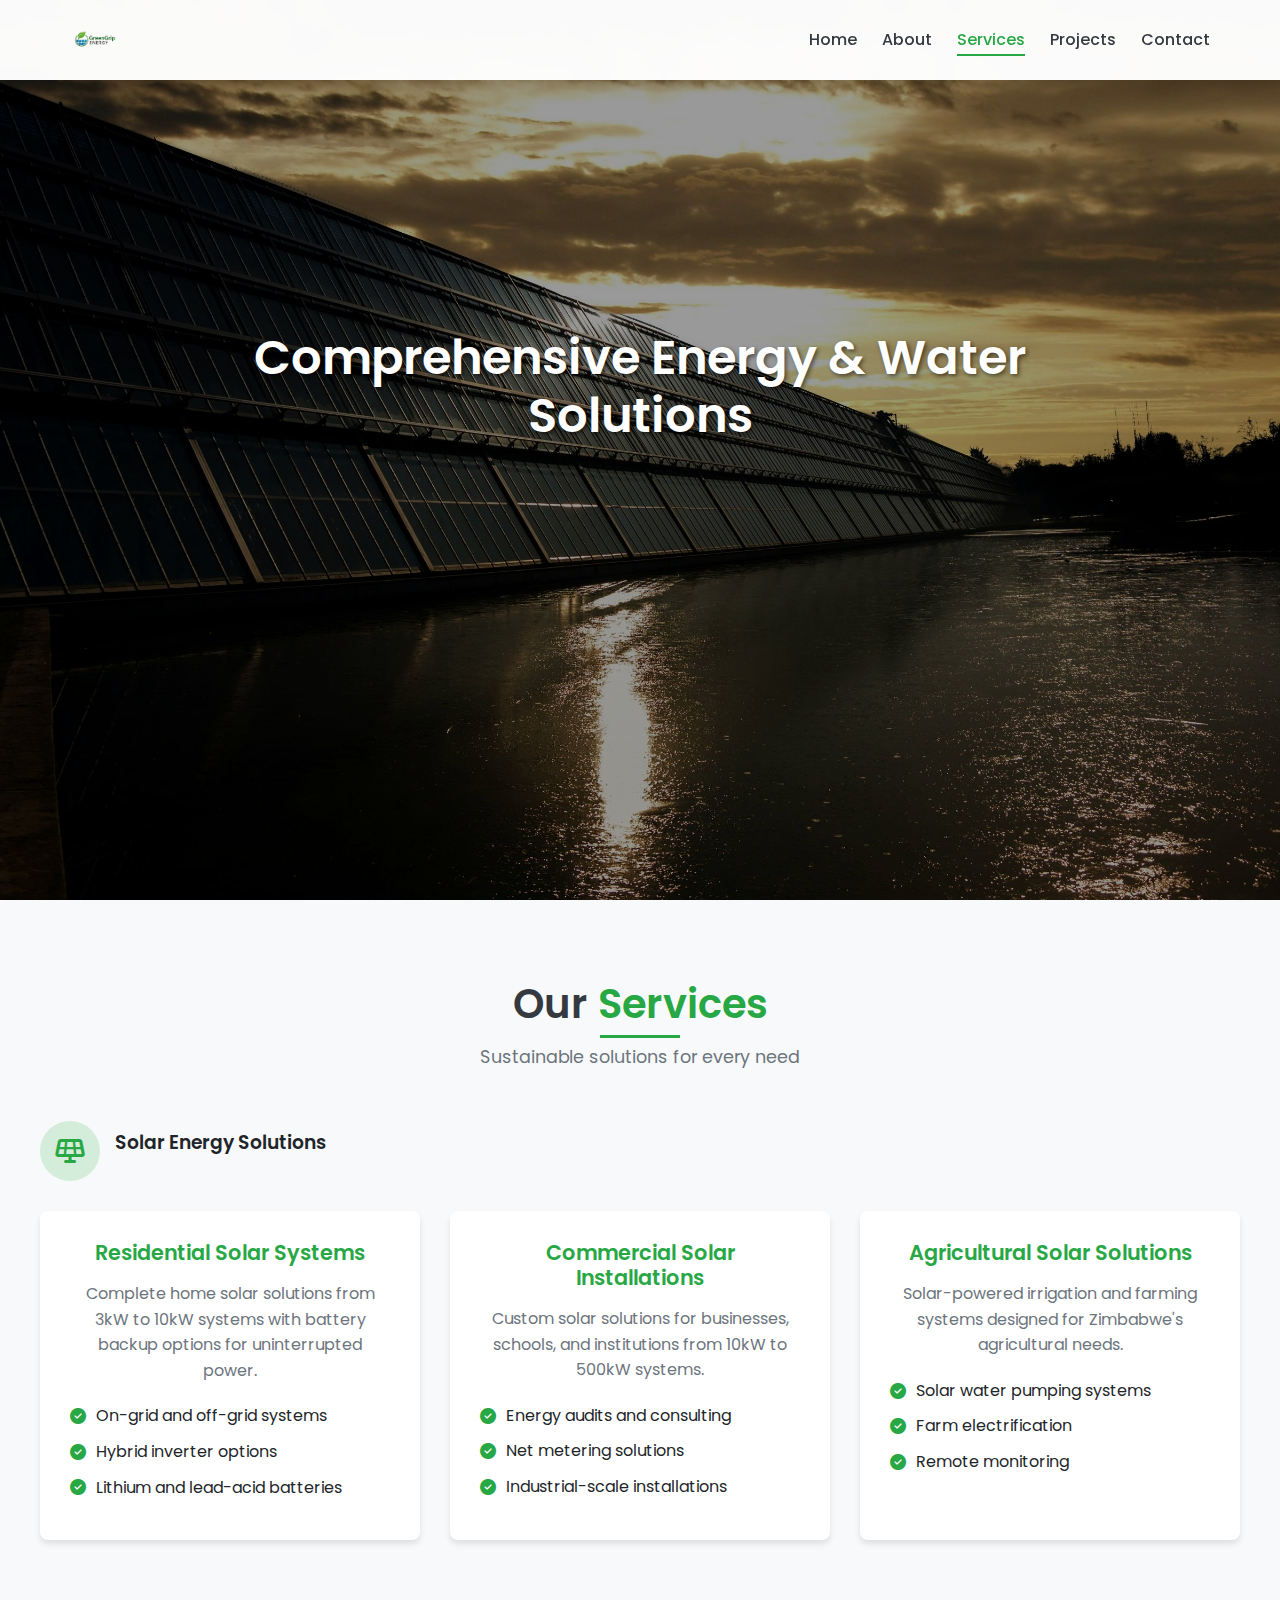
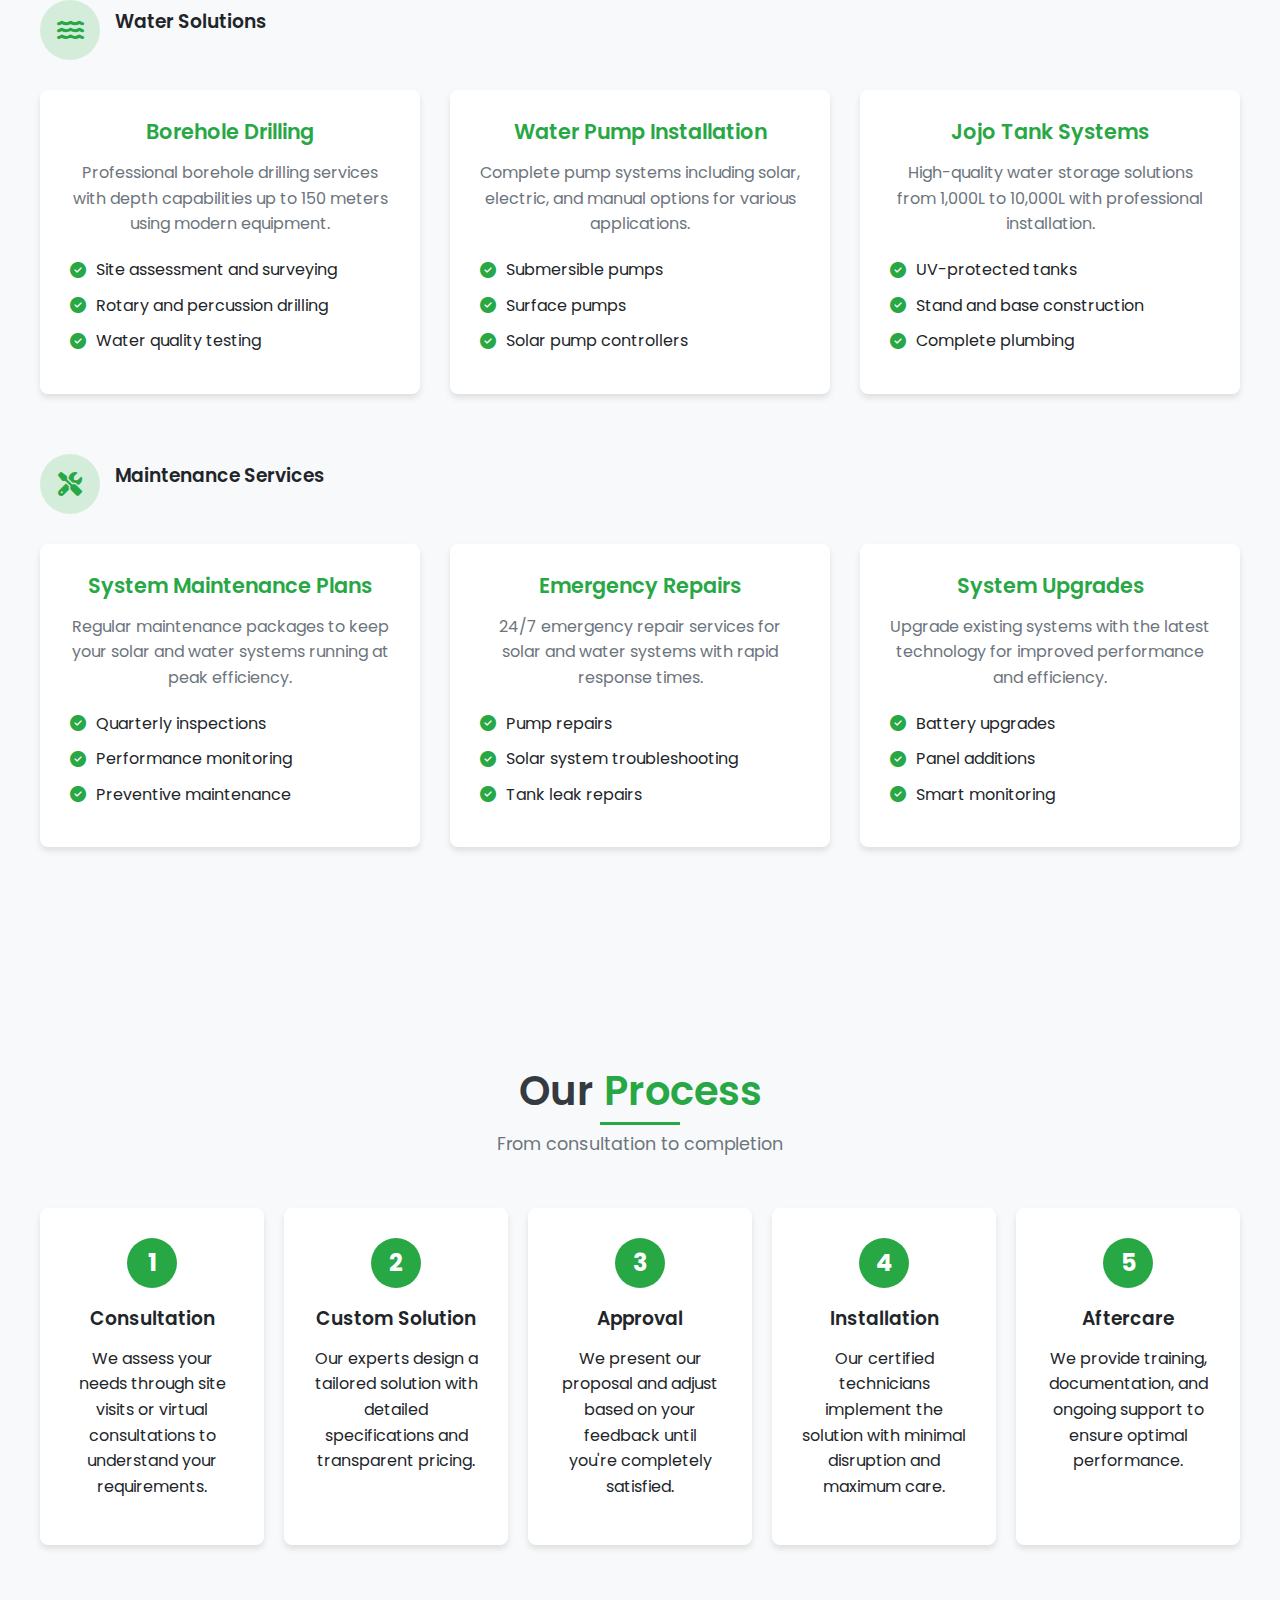
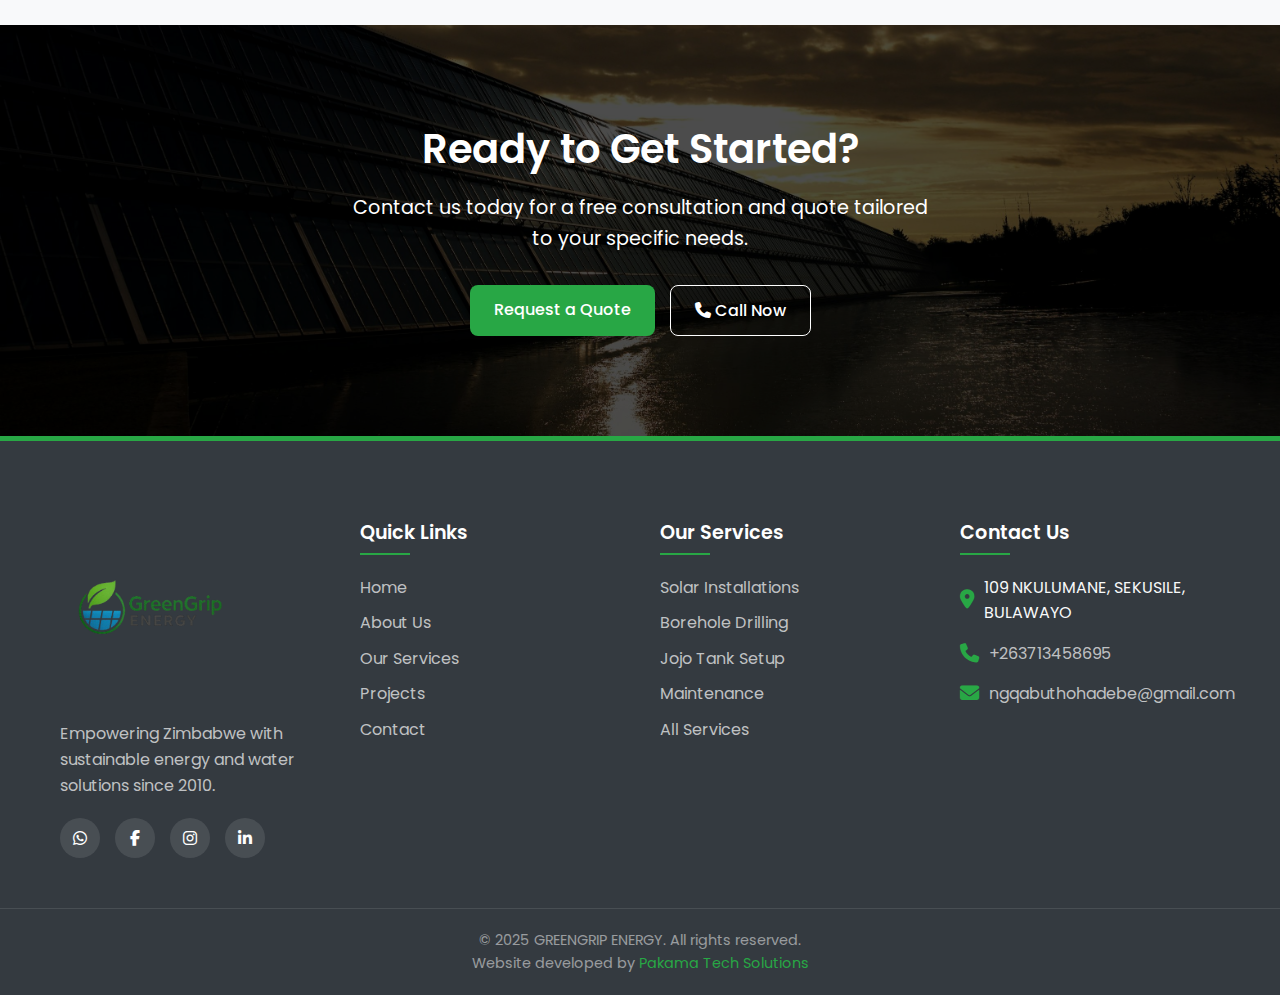
<file: services.html>
<!DOCTYPE html>
<html lang="en">
<head>
  <meta charset="UTF-8" />
  <meta name="viewport" content="width=device-width, initial-scale=1.0" />
  <meta name="description" content="Discover Greengrip Energy's comprehensive services including solar installations, borehole drilling, and water storage solutions">
  <title>Our Services | Greengrip Energy</title>
  <link rel="stylesheet" href="styles/style.css" />
  <link rel="stylesheet" href="https://cdnjs.cloudflare.com/ajax/libs/font-awesome/6.5.0/css/all.min.css" />
  <link rel="preconnect" href="https://fonts.googleapis.com">
  <link rel="preconnect" href="https://fonts.gstatic.com" crossorigin>
  <link href="https://fonts.googleapis.com/css2?family=Poppins:wght@300;400;500;600;700&display=swap" rel="stylesheet">
</head>
<body>
  <!-- Navbar -->
  <nav class="navbar">
    <div class="nav-container">
      <a href="index.html" class="nav-logo-link">
        <img src="images/logo.png" class="nav-logo" alt="Greengrip Energy" />
      </a>
      <div class="nav-toggle" onclick="toggleMenu()" aria-label="Toggle navigation"><i class="fas fa-bars"></i></div>
      <ul class="nav-links" id="nav-links">
        <li><a href="index.html">Home</a></li>
        <li><a href="about.html">About</a></li>
        <li><a href="services.html" class="active">Services</a></li>
        <li><a href="projects.html">Projects</a></li>
        <li><a href="contact.html">Contact</a></li>
      </ul>
    </div>
  </nav>

  <!-- Services Header -->
  <header class="hero">
    <div class="slideshow-container">
      <div class="slide fade" style="display: block;">
        <img src="images/pexels-pixabay-371917.jpg" alt="Greengrip Energy Services" />
        <div class="slide-overlay"></div>
        <div class="slide-content">
          <h1>Comprehensive Energy & Water Solutions</h1>
          <p>Tailored services for residential, commercial, and agricultural needs</p>
        </div>
      </div>
    </div>
  </header>

  <!-- Services Section -->
  <section class="section services" id="services">
    <div class="section-header">
      <h2 class="section-title">Our <span>Services</span></h2>
      <p class="section-subtitle">Sustainable solutions for every need</p>
    </div>

    <!-- Solar Services -->
    <div class="service-category" id="solar">
      <div class="service-category-header">
        <div class="service-category-icon">
          <i class="fas fa-solar-panel"></i>
        </div>
        <h3>Solar Energy Solutions</h3>
      </div>
      <div class="services-grid">
        <div class="service-box">
          <h4>Residential Solar Systems</h4>
          <p>Complete home solar solutions from 3kW to 10kW systems with battery backup options for uninterrupted power.</p>
          <ul class="service-features">
            <li><i class="fas fa-check-circle"></i> On-grid and off-grid systems</li>
            <li><i class="fas fa-check-circle"></i> Hybrid inverter options</li>
            <li><i class="fas fa-check-circle"></i> Lithium and lead-acid batteries</li>
          </ul>
        </div>
        <div class="service-box">
          <h4>Commercial Solar Installations</h4>
          <p>Custom solar solutions for businesses, schools, and institutions from 10kW to 500kW systems.</p>
          <ul class="service-features">
            <li><i class="fas fa-check-circle"></i> Energy audits and consulting</li>
            <li><i class="fas fa-check-circle"></i> Net metering solutions</li>
            <li><i class="fas fa-check-circle"></i> Industrial-scale installations</li>
          </ul>
        </div>
        <div class="service-box">
          <h4>Agricultural Solar Solutions</h4>
          <p>Solar-powered irrigation and farming systems designed for Zimbabwe's agricultural needs.</p>
          <ul class="service-features">
            <li><i class="fas fa-check-circle"></i> Solar water pumping systems</li>
            <li><i class="fas fa-check-circle"></i> Farm electrification</li>
            <li><i class="fas fa-check-circle"></i> Remote monitoring</li>
          </ul>
        </div>
      </div>
    </div>

    <!-- Water Services -->
    <div class="service-category" id="borehole">
      <div class="service-category-header">
        <div class="service-category-icon">
          <i class="fas fa-water"></i>
        </div>
        <h3>Water Solutions</h3>
      </div>
      <div class="services-grid">
        <div class="service-box">
          <h4>Borehole Drilling</h4>
          <p>Professional borehole drilling services with depth capabilities up to 150 meters using modern equipment.</p>
          <ul class="service-features">
            <li><i class="fas fa-check-circle"></i> Site assessment and surveying</li>
            <li><i class="fas fa-check-circle"></i> Rotary and percussion drilling</li>
            <li><i class="fas fa-check-circle"></i> Water quality testing</li>
          </ul>
        </div>
        <div class="service-box">
          <h4>Water Pump Installation</h4>
          <p>Complete pump systems including solar, electric, and manual options for various applications.</p>
          <ul class="service-features">
            <li><i class="fas fa-check-circle"></i> Submersible pumps</li>
            <li><i class="fas fa-check-circle"></i> Surface pumps</li>
            <li><i class="fas fa-check-circle"></i> Solar pump controllers</li>
          </ul>
        </div>
        <div class="service-box">
          <h4>Jojo Tank Systems</h4>
          <p>High-quality water storage solutions from 1,000L to 10,000L with professional installation.</p>
          <ul class="service-features">
            <li><i class="fas fa-check-circle"></i> UV-protected tanks</li>
            <li><i class="fas fa-check-circle"></i> Stand and base construction</li>
            <li><i class="fas fa-check-circle"></i> Complete plumbing</li>
          </ul>
        </div>
      </div>
    </div>

    <!-- Maintenance Services -->
    <div class="service-category" id="maintenance">
      <div class="service-category-header">
        <div class="service-category-icon">
          <i class="fas fa-tools"></i>
        </div>
        <h3>Maintenance Services</h3>
      </div>
      <div class="services-grid">
        <div class="service-box">
          <h4>System Maintenance Plans</h4>
          <p>Regular maintenance packages to keep your solar and water systems running at peak efficiency.</p>
          <ul class="service-features">
            <li><i class="fas fa-check-circle"></i> Quarterly inspections</li>
            <li><i class="fas fa-check-circle"></i> Performance monitoring</li>
            <li><i class="fas fa-check-circle"></i> Preventive maintenance</li>
          </ul>
        </div>
        <div class="service-box">
          <h4>Emergency Repairs</h4>
          <p>24/7 emergency repair services for solar and water systems with rapid response times.</p>
          <ul class="service-features">
            <li><i class="fas fa-check-circle"></i> Pump repairs</li>
            <li><i class="fas fa-check-circle"></i> Solar system troubleshooting</li>
            <li><i class="fas fa-check-circle"></i> Tank leak repairs</li>
          </ul>
        </div>
        <div class="service-box">
          <h4>System Upgrades</h4>
          <p>Upgrade existing systems with the latest technology for improved performance and efficiency.</p>
          <ul class="service-features">
            <li><i class="fas fa-check-circle"></i> Battery upgrades</li>
            <li><i class="fas fa-check-circle"></i> Panel additions</li>
            <li><i class="fas fa-check-circle"></i> Smart monitoring</li>
          </ul>
        </div>
      </div>
    </div>
  </section>

  <!-- Service Process -->
  <section class="section process">
    <div class="section-header">
      <h2 class="section-title">Our <span>Process</span></h2>
      <p class="section-subtitle">From consultation to completion</p>
    </div>
    <div class="process-steps">
      <div class="process-step">
        <div class="step-number">1</div>
        <h3>Consultation</h3>
        <p>We assess your needs through site visits or virtual consultations to understand your requirements.</p>
      </div>
      <div class="process-step">
        <div class="step-number">2</div>
        <h3>Custom Solution</h3>
        <p>Our experts design a tailored solution with detailed specifications and transparent pricing.</p>
      </div>
      <div class="process-step">
        <div class="step-number">3</div>
        <h3>Approval</h3>
        <p>We present our proposal and adjust based on your feedback until you're completely satisfied.</p>
      </div>
      <div class="process-step">
        <div class="step-number">4</div>
        <h3>Installation</h3>
        <p>Our certified technicians implement the solution with minimal disruption and maximum care.</p>
      </div>
      <div class="process-step">
        <div class="step-number">5</div>
        <h3>Aftercare</h3>
        <p>We provide training, documentation, and ongoing support to ensure optimal performance.</p>
      </div>
    </div>
  </section>

  <!-- Call to Action -->
  <section class="cta">
    <div class="cta-overlay"></div>
    <div class="cta-content">
      <h2>Ready to Get Started?</h2>
      <p>Contact us today for a free consultation and quote tailored to your specific needs.</p>
      <div class="cta-buttons">
        <a href="contact.html" class="btn btn-primary">Request a Quote</a>
        <a href="tel:+263784891758" class="btn btn-outline">
          <i class="fas fa-phone"></i> Call Now
        </a>
      </div>
    </div>
  </section>

  <!-- Footer -->
  <footer class="footer">
    <div class="footer-container">
      <div class="footer-about">
        <a href="index.html" class="footer-logo">
          <img src="images/logo.png" alt="Greengrip Energy" />
        </a>
        <p>Empowering Zimbabwe with sustainable energy and water solutions since 2010.</p>
        <div class="footer-social">
          <a href="https://wa.me/263784891758" aria-label="WhatsApp"><i class="fab fa-whatsapp"></i></a>
          <a href="#" aria-label="Facebook"><i class="fab fa-facebook-f"></i></a>
          <a href="#" aria-label="Instagram"><i class="fab fa-instagram"></i></a>
          <a href="#" aria-label="LinkedIn"><i class="fab fa-linkedin-in"></i></a>
        </div>
      </div>
      <div class="footer-links">
        <h4>Quick Links</h4>
        <ul>
          <li><a href="index.html">Home</a></li>
          <li><a href="about.html">About Us</a></li>
          <li><a href="services.html">Our Services</a></li>
          <li><a href="projects.html">Projects</a></li>
          <li><a href="contact.html">Contact</a></li>
        </ul>
      </div>
      <div class="footer-services">
        <h4>Our Services</h4>
        <ul>
          <li><a href="services.html#solar">Solar Installations</a></li>
          <li><a href="services.html#borehole">Borehole Drilling</a></li>
          <li><a href="services.html#jojo">Jojo Tank Setup</a></li>
          <li><a href="services.html#maintenance">Maintenance</a></li>
          <li><a href="services.html">All Services</a></li>
        </ul>
      </div>
      <div class="footer-contact">
        <h4>Contact Us</h4>
        <ul>
          <li><i class="fas fa-map-marker-alt"></i> 109 NKULUMANE, SEKUSILE, BULAWAYO</li>
          <li><i class="fas fa-phone"></i> <a href="tel:+263784891758">+263713458695</a></li>
          <li><i class="fas fa-envelope"></i> <a href="mailto:ngqabuthohadebe@gmail.com">ngqabuthohadebe@gmail.com</a></li>
        </ul>
      </div>
    </div>
    <div class="footer-bottom">
      <p>&copy; 2025 GREENGRIP ENERGY. All rights reserved.</p>
      <p>Website developed by <a href="https://pakamatech.co.zw/" target="_blank">Pakama Tech Solutions</a></p>
    </div>
  </footer>

  <script src="js/main.js"></script>
</body>
</html>
</file>
<file: styles/style.css>
/* ================ Base Styles ================ */
:root {
  --primary: #28a745;
  --primary-dark: #218838;
  --secondary: #17a2b8;
  --dark: #343a40;
  --light: #f8f9fa;
  --gray: #6c757d;
  --white: #ffffff;
  --black: #212529;
  --transition: all 0.3s ease;
  --shadow: 0 4px 6px rgba(0, 0, 0, 0.1);
  --shadow-lg: 0 10px 15px rgba(0, 0, 0, 0.1);
}

* {
  margin: 0;
  padding: 0;
  box-sizing: border-box;
}

body {
  font-family: 'Poppins', sans-serif;
  background: var(--light);
  color: var(--black);
  line-height: 1.6;
  overflow-x: hidden;
}

a {
  text-decoration: none;
  color: inherit;
  transition: var(--transition);
}

img {
  max-width: 100%;
  height: auto;
  display: block;
}

.btn {
  display: inline-block;
  padding: 12px 24px;
  border-radius: 4px;
  font-weight: 500;
  text-align: center;
  transition: var(--transition);
  cursor: pointer;
  border: none;
}

.btn-primary {
  background: var(--primary);
  color: var(--white);
}

.btn-primary:hover {
  background: var(--primary-dark);
  transform: translateY(-2px);
  box-shadow: var(--shadow);
}

.btn-secondary {
  background: var(--secondary);
  color: var(--white);
}

.btn-secondary:hover {
  opacity: 0.9;
  transform: translateY(-2px);
  box-shadow: var(--shadow);
}

.btn-outline {
  background: transparent;
  color: var(--white);
  border: 1px solid var(--white);
}

.btn-outline:hover {
  background: rgba(255, 255, 255, 0.1);
}

.section {
  padding: 80px 20px;
  max-width: 1200px;
  margin: 0 auto;
}

.section-header {
  text-align: center;
  margin-bottom: 50px;
}

.section-title {
  font-size: 2.5rem;
  color: var(--dark);
  margin-bottom: 15px;
  position: relative;
  display: inline-block;
}

.section-title::after {
  content: '';
  position: absolute;
  bottom: -10px;
  left: 50%;
  transform: translateX(-50%);
  width: 80px;
  height: 3px;
  background: var(--primary);
}

.section-subtitle {
  color: var(--gray);
  font-size: 1.1rem;
  max-width: 700px;
  margin: 0 auto;
}

.text-center {
  text-align: center;
}

/* ================ Navbar ================ */
.navbar {
  position: fixed;
  width: 100%;
  background: rgba(255, 255, 255, 0.98);
  box-shadow: 0 2px 10px rgba(0, 0, 0, 0.1);
  z-index: 1000;
  transition: var(--transition);
}

.nav-container {
  display: flex;
  justify-content: space-between;
  align-items: center;
  padding: 15px 30px;
  max-width: 1200px;
  margin: 0 auto;
}

.nav-logo {
  height: 50px;
  transition: var(--transition);
}

.nav-logo:hover {
  transform: scale(1.05);
}

.nav-toggle {
  display: none;
  font-size: 1.8rem;
  cursor: pointer;
  color: var(--dark);
}

.nav-links {
  display: flex;
  gap: 25px;
  list-style: none;
}

.nav-links li a {
  font-weight: 500;
  color: var(--dark);
  position: relative;
  padding: 5px 0;
}

.nav-links li a::after {
  content: '';
  position: absolute;
  bottom: 0;
  left: 0;
  width: 0;
  height: 2px;
  background: var(--primary);
  transition: var(--transition);
}

.nav-links li a:hover::after,
.nav-links li a.active::after {
  width: 100%;
}

.nav-links li a.active {
  color: var(--primary);
}

/* ================ Hero Section ================ */
.hero {
  position: relative;
  height: 100vh;
  min-height: 600px;
  overflow: hidden;
}

.slideshow-container {
  height: 100%;
  position: relative;
}

.slide {
  position: absolute;
  top: 0;
  left: 0;
  width: 100%;
  height: 100%;
  opacity: 0;
  transition: opacity 1s ease-in-out;
}

.slide.fade {
  opacity: 1;
}

.slide img {
  width: 100%;
  height: 100%;
  object-fit: cover;
}

.slide-overlay {
  position: absolute;
  top: 0;
  left: 0;
  width: 100%;
  height: 100%;
  background: rgba(0, 0, 0, 0.4);
}

.slide-content {
  position: absolute;
  top: 50%;
  left: 50%;
  transform: translate(-50%, -50%);
  text-align: center;
  color: var(--white);
  width: 90%;
  max-width: 800px;
  z-index: 2;
}

.slide-content h1 {
  font-size: 3rem;
  margin-bottom: 20px;
  text-shadow: 2px 2px 4px rgba(0, 0, 0, 0.5);
  animation: fadeInUp 1s ease;
}

.slide-content p {
  font-size: 1.5rem;
  margin-bottom: 30px;
  text-shadow: 1px 1px 2px rgba(0, 0, 0, 0.5);
  animation: fadeInUp 1s ease 0.3s forwards;
  opacity: 0;
}

.slide-content .btn {
  animation: fadeInUp 1s ease 0.6s forwards;
  opacity: 0;
}

.slide-controls {
  position: absolute;
  top: 50%;
  width: 100%;
  display: flex;
  justify-content: space-between;
  z-index: 10;
  transform: translateY(-50%);
}

.slide-prev, .slide-next {
  color: var(--white);
  font-size: 2rem;
  cursor: pointer;
  padding: 20px;
  user-select: none;
  transition: var(--transition);
  background: rgba(0, 0, 0, 0.3);
}

.slide-prev:hover, .slide-next:hover {
  background: rgba(0, 0, 0, 0.6);
}

.slide-dots {
  position: absolute;
  bottom: 30px;
  left: 50%;
  transform: translateX(-50%);
  display: flex;
  gap: 10px;
  z-index: 10;
}

.dot {
  width: 12px;
  height: 12px;
  border-radius: 50%;
  background: rgba(255, 255, 255, 0.5);
  cursor: pointer;
  transition: var(--transition);
}

.dot.active {
  background: var(--white);
  transform: scale(1.2);
}

/* ================ About Section ================ */
.about-wrapper {
  display: flex;
  flex-wrap: wrap;
  gap: 40px;
  align-items: center;
  background: var(--white);
  box-shadow: var(--shadow-lg);
  padding: 50px;
  border-radius: 10px;
  margin-top: -80px;
  position: relative;
  z-index: 1;
}

.about-logo {
  flex: 1;
  min-width: 250px;
  text-align: center;
}

.about-logo img {
  max-width: 200px;
  margin: 0 auto;
  border-radius: 8px;
  box-shadow: var(--shadow);
}

.about-content {
  flex: 2;
  min-width: 300px;
}

.about-content h2 {
  font-size: 2.2rem;
  margin-bottom: 20px;
  color: var(--dark);
}

.about-content h2 span {
  color: var(--primary);
}

.about-content p {
  margin-bottom: 20px;
  color: var(--gray);
}

.stats-grid {
  display: grid;
  grid-template-columns: repeat(auto-fit, minmax(120px, 1fr));
  gap: 20px;
  margin: 30px 0;
}

.stat-box {
  text-align: center;
  padding: 20px;
  background: rgba(40, 167, 69, 0.1);
  border-radius: 8px;
}

.stat-number {
  font-size: 2.5rem;
  font-weight: 700;
  color: var(--primary);
  display: block;
  line-height: 1;
}

.stat-label {
  font-size: 0.9rem;
  color: var(--gray);
}

/* ================ Services Section ================ */
.services-grid {
  display: grid;
  grid-template-columns: repeat(auto-fit, minmax(250px, 1fr));
  gap: 30px;
}

.service-box {
  background: var(--white);
  padding: 30px;
  border-radius: 10px;
  box-shadow: var(--shadow);
  text-align: center;
  transition: var(--transition);
}

.service-box:hover {
  transform: translateY(-10px);
  box-shadow: var(--shadow-lg);
}

.service-icon {
  width: 80px;
  height: 80px;
  background: rgba(40, 167, 69, 0.1);
  border-radius: 50%;
  display: flex;
  align-items: center;
  justify-content: center;
  margin: 0 auto 20px;
  transition: var(--transition);
}

.service-box:hover .service-icon {
  background: var(--primary);
  color: var(--white);
}

.service-icon i {
  font-size: 2rem;
  color: var(--primary);
}

.service-box:hover .service-icon i {
  color: var(--white);
}

.service-box h3 {
  font-size: 1.3rem;
  margin-bottom: 15px;
  color: var(--dark);
}

.service-box p {
  color: var(--gray);
  margin-bottom: 20px;
}

.service-link {
  color: var(--primary);
  font-weight: 500;
  display: inline-flex;
  align-items: center;
  gap: 5px;
}

.service-link i {
  transition: var(--transition);
}

.service-link:hover i {
  transform: translateX(5px);
}

/* ================ Projects Section ================ */
.gallery {
  display: grid;
  grid-template-columns: repeat(auto-fit, minmax(250px, 1fr));
  gap: 20px;
}

.project-card {
  position: relative;
  border-radius: 8px;
  overflow: hidden;
  box-shadow: var(--shadow);
  aspect-ratio: 4/3;
}

.project-card img {
  width: 100%;
  height: 100%;
  object-fit: cover;
  transition: var(--transition);
}

.project-overlay {
  position: absolute;
  bottom: 0;
  left: 0;
  right: 0;
  background: linear-gradient(to top, rgba(0, 0, 0, 0.8), transparent);
  color: var(--white);
  padding: 20px;
  transform: translateY(100%);
  transition: var(--transition);
}

.project-card:hover .project-overlay {
  transform: translateY(0);
}

.project-card:hover img {
  transform: scale(1.1);
}

.project-overlay h3 {
  font-size: 1.2rem;
  margin-bottom: 5px;
}

.project-overlay p {
  font-size: 0.9rem;
  opacity: 0.9;
}

/* ================ Testimonials Section ================ */
.testimonials-container {
  display: grid;
  grid-template-columns: repeat(auto-fit, minmax(300px, 1fr));
  gap: 30px;
}

.testimonial-box {
  background: var(--white);
  padding: 30px;
  border-radius: 10px;
  box-shadow: var(--shadow);
  transition: var(--transition);
}

.testimonial-box:hover {
  transform: translateY(-5px);
  box-shadow: var(--shadow-lg);
}

.testimonial-content {
  position: relative;
  margin-bottom: 20px;
}

.testimonial-content i {
  position: absolute;
  top: -10px;
  left: -10px;
  font-size: 2rem;
  color: rgba(40, 167, 69, 0.2);
  z-index: 0;
}

.testimonial-content p {
  position: relative;
  z-index: 1;
  font-style: italic;
  color: var(--gray);
}

.testimonial-author {
  display: flex;
  align-items: center;
  gap: 15px;
}

.testimonial-author img {
  width: 60px;
  height: 60px;
  border-radius: 50%;
  object-fit: cover;
}

.testimonial-author h4 {
  color: var(--dark);
  margin-bottom: 5px;
}

.testimonial-author p {
  color: var(--gray);
  font-size: 0.9rem;
}

/* ================ CTA Section ================ */
.cta {
  position: relative;
  background: url('../images/pexels-pixabay-371917.jpg') no-repeat center center/cover;
  color: var(--white);
  text-align: center;
  padding: 100px 20px;
}

.cta-overlay {
  position: absolute;
  top: 0;
  left: 0;
  width: 100%;
  height: 100%;
  background: rgba(0, 0, 0, 0.7);
}

.cta-content {
  position: relative;
  z-index: 1;
  max-width: 800px;
  margin: 0 auto;
}

.cta h2 {
  font-size: 2.5rem;
  margin-bottom: 20px;
}

.cta p {
  font-size: 1.2rem;
  margin-bottom: 30px;
  max-width: 600px;
  margin-left: auto;
  margin-right: auto;
}

.cta-buttons {
  display: flex;
  gap: 15px;
  justify-content: center;
  flex-wrap: wrap;
}

/* ================ Footer ================ */
.footer {
  background: var(--dark);
  color: var(--light);
  padding-top: 80px;
  border-top: 5px solid var(--primary);
}

.footer-container {
  display: grid;
  grid-template-columns: repeat(auto-fit, minmax(250px, 1fr));
  gap: 40px;
  max-width: 1200px;
  margin: 0 auto;
  padding: 0 20px;
}

.footer-logo img {
  max-width: 180px;
  margin-bottom: 20px;
}

.footer h4 {
  color: var(--white);
  font-size: 1.2rem;
  margin-bottom: 20px;
  position: relative;
  padding-bottom: 10px;
}

.footer h4::after {
  content: '';
  position: absolute;
  bottom: 0;
  left: 0;
  width: 50px;
  height: 2px;
  background: var(--primary);
}

.footer p {
  margin-bottom: 20px;
  color: rgba(255, 255, 255, 0.7);
}

.footer ul {
  list-style: none;
}

.footer ul li {
  margin-bottom: 10px;
}

.footer ul li a {
  color: rgba(255, 255, 255, 0.7);
  transition: var(--transition);
}

.footer ul li a:hover {
  color: var(--primary);
  padding-left: 5px;
}

.footer-social {
  display: flex;
  gap: 15px;
  margin-top: 20px;
}

.footer-social a {
  display: flex;
  align-items: center;
  justify-content: center;
  width: 40px;
  height: 40px;
  border-radius: 50%;
  background: rgba(255, 255, 255, 0.1);
  color: var(--white);
  transition: var(--transition);
}

.footer-social a:hover {
  background: var(--primary);
  transform: translateY(-3px);
}

.footer-contact ul li {
  display: flex;
  align-items: center;
  gap: 10px;
  margin-bottom: 15px;
}

.footer-contact i {
  color: var(--primary);
  font-size: 1.2rem;
}

.footer-bottom {
  text-align: center;
  padding: 20px;
  margin-top: 50px;
  border-top: 1px solid rgba(255, 255, 255, 0.1);
}

.footer-bottom p {
  margin-bottom: 0;
  color: rgba(255, 255, 255, 0.5);
  font-size: 0.9rem;
}

.footer-bottom a {
  color: var(--primary);
}

/* ================ Animations ================ */
@keyframes fadeInUp {
  from {
    opacity: 0;
    transform: translateY(20px);
  }
  to {
    opacity: 1;
    transform: translateY(0);
  }
}

/* ================ Responsive Styles ================ */
@media (max-width: 992px) {
  .section-title {
    font-size: 2rem;
  }
  
  .slide-content h1 {
    font-size: 2.5rem;
  }
  
  .slide-content p {
    font-size: 1.2rem;
  }
}

@media (max-width: 768px) {
  .nav-toggle {
    display: block;
  }
  
  .nav-links {
    position: fixed;
    top: 80px;
    left: 0;
    width: 100%;
    background: var(--white);
    flex-direction: column;
    align-items: center;
    padding: 20px 0;
    box-shadow: 0 10px 15px rgba(0, 0, 0, 0.1);
    transform: translateY(-150%);
    transition: transform 0.4s ease;
    z-index: 999;
  }
  
  .nav-links.active {
    transform: translateY(0);
  }
  
  .nav-links li {
    width: 100%;
    text-align: center;
  }
  
  .nav-links li a {
    display: block;
    padding: 15px;
  }
  
  .slide-content h1 {
    font-size: 2rem;
  }
  
  .about-wrapper {
    flex-direction: column;
    text-align: center;
    padding: 30px;
  }
  
  .stats-grid {
    grid-template-columns: 1fr;
  }
  
  .cta-buttons {
    flex-direction: column;
  }
  
  .cta-buttons .btn {
    width: 100%;
  }
}

@media (max-width: 576px) {
  .section {
    padding: 60px 15px;
  }
  
  .section-title {
    font-size: 1.8rem;
  }
  
  .slide-content h1 {
    font-size: 1.8rem;
  }
  
  .slide-content p {
    font-size: 1rem;
  }
  
  .about-wrapper {
    margin-top: 0;
  }
  
  .footer-container {
    grid-template-columns: 1fr;
    text-align: center;
  }
  
  .footer h4::after {
    left: 50%;
    transform: translateX(-50%);
  }
  
  .footer-social {
    justify-content: center;
  }
  
  .footer-contact ul li {
    justify-content: center;
  }
}



/* ================ Base Styles & Variables ================ */
:root {
  --primary: #28a745;
  --primary-dark: #218838;
  --primary-light: #d4edda;
  --secondary: #17a2b8;
  --secondary-dark: #138496;
  --dark: #343a40;
  --light: #f8f9fa;
  --gray: #6c757d;
  --light-gray: #e9ecef;
  --white: #ffffff;
  --black: #212529;
  --transition: all 0.3s ease;
  --shadow: 0 4px 6px rgba(0, 0, 0, 0.1);
  --shadow-md: 0 6px 12px rgba(0, 0, 0, 0.15);
  --shadow-lg: 0 10px 20px rgba(0, 0, 0, 0.2);
  --border-radius: 8px;
  --border-radius-lg: 12px;
}

* {
  margin: 0;
  padding: 0;
  box-sizing: border-box;
}

html {
  scroll-behavior: smooth;
}

body {
  font-family: 'Poppins', sans-serif;
  background: var(--light);
  color: var(--black);
  line-height: 1.6;
  overflow-x: hidden;
}

h1, h2, h3, h4, h5, h6 {
  font-weight: 600;
  line-height: 1.2;
  margin-bottom: 1rem;
}

p {
  margin-bottom: 1rem;
}

a {
  text-decoration: none;
  color: inherit;
  transition: var(--transition);
}

img {
  max-width: 100%;
  height: auto;
  display: block;
}

ul {
  list-style: none;
}

.container {
  max-width: 1200px;
  margin: 0 auto;
  padding: 0 20px;
}

.section {
  padding: 80px 0;
}

.section-header {
  text-align: center;
  margin-bottom: 50px;
}

.section-title {
  font-size: 2.5rem;
  color: var(--dark);
  margin-bottom: 15px;
  position: relative;
  display: inline-block;
}

.section-title::after {
  content: '';
  position: absolute;
  bottom: -10px;
  left: 50%;
  transform: translateX(-50%);
  width: 80px;
  height: 3px;
  background: var(--primary);
}

.section-title span {
  color: var(--primary);
}

.section-subtitle {
  color: var(--gray);
  font-size: 1.1rem;
  max-width: 700px;
  margin: 0 auto;
}

.text-center {
  text-align: center;
}

/* ================ Buttons ================ */
.btn {
  display: inline-block;
  padding: 12px 24px;
  border-radius: var(--border-radius);
  font-weight: 500;
  text-align: center;
  transition: var(--transition);
  cursor: pointer;
  border: none;
  font-size: 1rem;
}

.btn-primary {
  background: var(--primary);
  color: var(--white);
}

.btn-primary:hover {
  background: var(--primary-dark);
  transform: translateY(-2px);
  box-shadow: var(--shadow);
}

.btn-secondary {
  background: var(--secondary);
  color: var(--white);
}

.btn-secondary:hover {
  background: var(--secondary-dark);
  transform: translateY(-2px);
  box-shadow: var(--shadow);
}

.btn-outline {
  background: transparent;
  color: var(--white);
  border: 1px solid var(--white);
}

.btn-outline:hover {
  background: rgba(255, 255, 255, 0.1);
}

.btn-outline-dark {
  background: transparent;
  color: var(--dark);
  border: 1px solid var(--dark);
}

.btn-outline-dark:hover {
  background: rgba(0, 0, 0, 0.05);
}

.btn-small {
  padding: 8px 16px;
  font-size: 0.9rem;
}

/* ================ Navbar ================ */
.navbar {
  position: fixed;
  width: 100%;
  background: rgba(255, 255, 255, 0.98);
  box-shadow: 0 2px 10px rgba(0, 0, 0, 0.1);
  z-index: 1000;
  transition: var(--transition);
}

.nav-container {
  display: flex;
  justify-content: space-between;
  align-items: center;
  padding: 15px 30px;
  max-width: 1200px;
  margin: 0 auto;
}

.nav-logo {
  height: 50px;
  transition: var(--transition);
}

.nav-logo:hover {
  transform: scale(1.05);
}

.nav-toggle {
  display: none;
  font-size: 1.8rem;
  cursor: pointer;
  color: var(--dark);
}

.nav-links {
  display: flex;
  gap: 25px;
  list-style: none;
}

.nav-links li a {
  font-weight: 500;
  color: var(--dark);
  position: relative;
  padding: 5px 0;
}

.nav-links li a::after {
  content: '';
  position: absolute;
  bottom: 0;
  left: 0;
  width: 0;
  height: 2px;
  background: var(--primary);
  transition: var(--transition);
}

.nav-links li a:hover::after,
.nav-links li a.active::after {
  width: 100%;
}

.nav-links li a.active {
  color: var(--primary);
}

/* ================ Hero Section ================ */
.hero {
  position: relative;
  height: 100vh;
  min-height: 600px;
  overflow: hidden;
  margin-top: 80px;
}

.slideshow-container {
  height: 100%;
  position: relative;
}

.slide {
  position: absolute;
  top: 0;
  left: 0;
  width: 100%;
  height: 100%;
  opacity: 0;
  transition: opacity 1s ease-in-out;
}

.slide.fade {
  opacity: 1;
}

.slide img {
  width: 100%;
  height: 100%;
  object-fit: cover;
}

.slide-overlay {
  position: absolute;
  top: 0;
  left: 0;
  width: 100%;
  height: 100%;
  background: rgba(0, 0, 0, 0.4);
}

.slide-content {
  position: absolute;
  top: 50%;
  left: 50%;
  transform: translate(-50%, -50%);
  text-align: center;
  color: var(--white);
  width: 90%;
  max-width: 800px;
  z-index: 2;
}

.slide-content h1 {
  font-size: 3rem;
  margin-bottom: 20px;
  text-shadow: 2px 2px 4px rgba(0, 0, 0, 0.5);
  animation: fadeInUp 1s ease;
}

.slide-content p {
  font-size: 1.5rem;
  margin-bottom: 30px;
  text-shadow: 1px 1px 2px rgba(0, 0, 0, 0.5);
  animation: fadeInUp 1s ease 0.3s forwards;
  opacity: 0;
}

.slide-content .btn {
  animation: fadeInUp 1s ease 0.6s forwards;
  opacity: 0;
}

.slide-controls {
  position: absolute;
  top: 50%;
  width: 100%;
  display: flex;
  justify-content: space-between;
  z-index: 10;
  transform: translateY(-50%);
}

.slide-prev, .slide-next {
  color: var(--white);
  font-size: 2rem;
  cursor: pointer;
  padding: 20px;
  user-select: none;
  transition: var(--transition);
  background: rgba(0, 0, 0, 0.3);
}

.slide-prev:hover, .slide-next:hover {
  background: rgba(0, 0, 0, 0.6);
}

.slide-dots {
  position: absolute;
  bottom: 30px;
  left: 50%;
  transform: translateX(-50%);
  display: flex;
  gap: 10px;
  z-index: 10;
}

.dot {
  width: 12px;
  height: 12px;
  border-radius: 50%;
  background: rgba(255, 255, 255, 0.5);
  cursor: pointer;
  transition: var(--transition);
}

.dot.active {
  background: var(--white);
  transform: scale(1.2);
}

/* ================ About Page Styles ================ */
.about-wrapper {
  display: flex;
  flex-wrap: wrap;
  gap: 40px;
  align-items: center;
  background: var(--white);
  box-shadow: var(--shadow-lg);
  padding: 50px;
  border-radius: var(--border-radius-lg);
  margin-top: -80px;
  position: relative;
  z-index: 1;
}

.about-logo {
  flex: 1;
  min-width: 250px;
  text-align: center;
}

.about-logo img {
  max-width: 200px;
  margin: 0 auto;
  border-radius: var(--border-radius);
  box-shadow: var(--shadow);
}

.founder-img {
  border-radius: var(--border-radius);
  box-shadow: var(--shadow);
}

.about-content {
  flex: 2;
  min-width: 300px;
}

.about-content h2 {
  font-size: 2.2rem;
  margin-bottom: 20px;
  color: var(--dark);
}

.signature {
  margin-top: 30px;
  display: flex;
  align-items: center;
  gap: 15px;
}

.signature img {
  max-width: 150px;
}

/* Mission & Vision Section */
.mission-grid {
  display: grid;
  grid-template-columns: repeat(auto-fit, minmax(300px, 1fr));
  gap: 30px;
  margin-top: 40px;
}

.mission-box {
  background: var(--white);
  padding: 30px;
  border-radius: var(--border-radius);
  box-shadow: var(--shadow);
  text-align: center;
  transition: var(--transition);
}

.mission-box:hover {
  transform: translateY(-10px);
  box-shadow: var(--shadow-lg);
}

.mission-icon {
  width: 80px;
  height: 80px;
  background: var(--primary-light);
  border-radius: 50%;
  display: flex;
  align-items: center;
  justify-content: center;
  margin: 0 auto 20px;
  transition: var(--transition);
}

.mission-box:hover .mission-icon {
  background: var(--primary);
  color: var(--white);
}

.mission-icon i {
  font-size: 2rem;
  color: var(--primary);
}

.mission-box:hover .mission-icon i {
  color: var(--white);
}

/* Team Section */
.team-grid {
  display: grid;
  grid-template-columns: repeat(auto-fit, minmax(250px, 1fr));
  gap: 30px;
  margin-top: 40px;
}

.team-member {
  background: var(--white);
  border-radius: var(--border-radius);
  overflow: hidden;
  box-shadow: var(--shadow);
  text-align: center;
  transition: var(--transition);
}

.team-member:hover {
  transform: translateY(-10px);
  box-shadow: var(--shadow-lg);
}

.team-member img {
  width: 100%;
  height: 250px;
  object-fit: cover;
}

.team-member h3 {
  margin-top: 20px;
}

.team-member p {
  color: var(--gray);
}

.member-social {
  display: flex;
  justify-content: center;
  gap: 15px;
  margin: 20px 0;
}

.member-social a {
  width: 35px;
  height: 35px;
  border-radius: 50%;
  background: var(--light-gray);
  display: flex;
  align-items: center;
  justify-content: center;
  transition: var(--transition);
}

.member-social a:hover {
  background: var(--primary);
  color: var(--white);
}

/* ================ Services Page Styles ================ */
.service-category {
  margin-bottom: 60px;
}

.service-category-header {
  display: flex;
  align-items: center;
  gap: 15px;
  margin-bottom: 30px;
}

.service-category-icon {
  width: 60px;
  height: 60px;
  background: var(--primary-light);
  border-radius: 50%;
  display: flex;
  align-items: center;
  justify-content: center;
}

.service-category-icon i {
  font-size: 1.5rem;
  color: var(--primary);
}

.services-grid {
  display: grid;
  grid-template-columns: repeat(auto-fit, minmax(300px, 1fr));
  gap: 30px;
}

.service-box {
  background: var(--white);
  padding: 30px;
  border-radius: var(--border-radius);
  box-shadow: var(--shadow);
  transition: var(--transition);
}

.service-box:hover {
  transform: translateY(-10px);
  box-shadow: var(--shadow-lg);
}

.service-box h4 {
  color: var(--primary);
  margin-bottom: 15px;
  font-size: 1.3rem;
}

.service-features {
  margin-top: 20px;
}

.service-features li {
  margin-bottom: 10px;
  display: flex;
  align-items: center;
  gap: 10px;
}

.service-features i {
  color: var(--primary);
}

/* Process Section */
.process-steps {
  display: grid;
  grid-template-columns: repeat(auto-fit, minmax(200px, 1fr));
  gap: 20px;
  margin-top: 40px;
}

.process-step {
  background: var(--white);
  padding: 30px;
  border-radius: var(--border-radius);
  box-shadow: var(--shadow);
  text-align: center;
  position: relative;
  transition: var(--transition);
}

.process-step:hover {
  transform: translateY(-10px);
  box-shadow: var(--shadow-lg);
}

.step-number {
  width: 50px;
  height: 50px;
  background: var(--primary);
  color: var(--white);
  border-radius: 50%;
  display: flex;
  align-items: center;
  justify-content: center;
  font-size: 1.5rem;
  font-weight: bold;
  margin: 0 auto 20px;
}

.process-step h3 {
  margin-bottom: 15px;
}

/* ================ Projects Page Styles ================ */
.project-filters {
  display: flex;
  justify-content: center;
  flex-wrap: wrap;
  gap: 10px;
  margin-bottom: 30px;
}

.filter-btn {
  padding: 8px 20px;
  background: var(--light-gray);
  border: none;
  border-radius: 30px;
  cursor: pointer;
  transition: var(--transition);
  font-weight: 500;
}

.filter-btn:hover {
  background: var(--primary-light);
  color: var(--primary);
}

.filter-btn.active {
  background: var(--primary);
  color: var(--white);
}

.gallery {
  display: grid;
  grid-template-columns: repeat(auto-fit, minmax(300px, 1fr));
  gap: 20px;
}

.project-card {
  position: relative;
  border-radius: var(--border-radius);
  overflow: hidden;
  box-shadow: var(--shadow);
  aspect-ratio: 4/3;
}

.project-card img {
  width: 100%;
  height: 100%;
  object-fit: cover;
  transition: var(--transition);
}

.project-overlay {
  position: absolute;
  bottom: 0;
  left: 0;
  right: 0;
  background: linear-gradient(to top, rgba(0, 0, 0, 0.8), transparent);
  color: var(--white);
  padding: 20px;
  transform: translateY(100%);
  transition: var(--transition);
}

.project-card:hover .project-overlay {
  transform: translateY(0);
}

.project-card:hover img {
  transform: scale(1.1);
}

.project-overlay h3 {
  font-size: 1.2rem;
  margin-bottom: 5px;
}

.project-overlay p {
  font-size: 0.9rem;
  opacity: 0.9;
  margin-bottom: 15px;
}

/* Testimonials Slider */
.testimonials-slider {
  margin-top: 60px;
  position: relative;
}

.testimonial-slide {
  background: var(--white);
  padding: 40px;
  border-radius: var(--border-radius-lg);
  box-shadow: var(--shadow);
  margin: 0 15px;
}

.testimonial-content {
  position: relative;
}

.testimonial-content i {
  position: absolute;
  top: -20px;
  left: -20px;
  font-size: 3rem;
  color: rgba(40, 167, 69, 0.1);
  z-index: 0;
}

.testimonial-content p {
  position: relative;
  z-index: 1;
  font-style: italic;
  color: var(--gray);
  margin-bottom: 20px;
}

.testimonial-author {
  display: flex;
  align-items: center;
  gap: 15px;
}

.testimonial-author img {
  width: 60px;
  height: 60px;
  border-radius: 50%;
  object-fit: cover;
}

.testimonial-author h4 {
  color: var(--dark);
  margin-bottom: 5px;
}

.testimonial-author p {
  color: var(--gray);
  font-size: 0.9rem;
  margin-bottom: 0;
}

/* Project CTA */
.project-cta {
  background: var(--primary);
  color: var(--white);
  padding: 80px 0;
  text-align: center;
  margin-top: 60px;
}

.project-cta-content {
  max-width: 800px;
  margin: 0 auto;
}

.project-cta h2 {
  font-size: 2.5rem;
  margin-bottom: 20px;
}

.project-cta p {
  font-size: 1.2rem;
  margin-bottom: 30px;
}

/* ================ Contact Page Styles ================ */
.contact-container {
  display: grid;
  grid-template-columns: repeat(auto-fit, minmax(300px, 1fr));
  gap: 40px;
  margin-top: 40px;
}

.contact-info {
  display: flex;
  flex-direction: column;
  gap: 20px;
}

.info-box {
  display: flex;
  gap: 20px;
  background: var(--white);
  padding: 20px;
  border-radius: var(--border-radius);
  box-shadow: var(--shadow);
  transition: var(--transition);
}

.info-box:hover {
  transform: translateY(-5px);
  box-shadow: var(--shadow-md);
}

.info-icon {
  width: 50px;
  height: 50px;
  background: var(--primary-light);
  border-radius: 50%;
  display: flex;
  align-items: center;
  justify-content: center;
  flex-shrink: 0;
}

.info-icon i {
  font-size: 1.2rem;
  color: var(--primary);
}

.info-content h3 {
  margin-bottom: 10px;
  font-size: 1.2rem;
}

.info-content a {
  color: var(--primary);
  font-weight: 500;
}

/* Contact Form */
.contact-form {
  background: var(--white);
  padding: 30px;
  border-radius: var(--border-radius-lg);
  box-shadow: var(--shadow-lg);
}

.form-group {
  margin-bottom: 20px;
}

.form-group label {
  display: block;
  margin-bottom: 8px;
  font-weight: 500;
}

.form-group input,
.form-group textarea,
.form-group select {
  width: 100%;
  padding: 12px 15px;
  border: 1px solid var(--light-gray);
  border-radius: var(--border-radius);
  font-family: 'Poppins', sans-serif;
  transition: var(--transition);
}

.form-group input:focus,
.form-group textarea:focus,
.form-group select:focus {
  outline: none;
  border-color: var(--primary);
  box-shadow: 0 0 0 3px rgba(40, 167, 69, 0.2);
}

.form-group textarea {
  min-height: 150px;
  resize: vertical;
}

/* Map Section */
.map-section {
  margin-top: 80px;
}

.map-container {
  border-radius: var(--border-radius-lg);
  overflow: hidden;
  box-shadow: var(--shadow-lg);
}

/* ================ CTA Section (Universal) ================ */
.cta {
  position: relative;
  background: url('../images/cta-bg.jpg') no-repeat center center/cover;
  color: var(--white);
  text-align: center;
  padding: 100px 20px;
}

.cta-overlay {
  position: absolute;
  top: 0;
  left: 0;
  width: 100%;
  height: 100%;
  background: rgba(0, 0, 0, 0.7);
}

.cta-content {
  position: relative;
  z-index: 1;
  max-width: 800px;
  margin: 0 auto;
}

.cta h2 {
  font-size: 2.5rem;
  margin-bottom: 20px;
}

.cta p {
  font-size: 1.2rem;
  margin-bottom: 30px;
  max-width: 600px;
  margin-left: auto;
  margin-right: auto;
}

.cta-buttons {
  display: flex;
  gap: 15px;
  justify-content: center;
  flex-wrap: wrap;
}

/* ================ Footer (Universal) ================ */
.footer {
  background: var(--dark);
  color: var(--light);
  padding-top: 80px;
  border-top: 5px solid var(--primary);
}

.footer-container {
  display: grid;
  grid-template-columns: repeat(auto-fit, minmax(250px, 1fr));
  gap: 40px;
  max-width: 1200px;
  margin: 0 auto;
  padding: 0 20px;
}

.footer-logo img {
  max-width: 180px;
  margin-bottom: 20px;
}

.footer h4 {
  color: var(--white);
  font-size: 1.2rem;
  margin-bottom: 20px;
  position: relative;
  padding-bottom: 10px;
}

.footer h4::after {
  content: '';
  position: absolute;
  bottom: 0;
  left: 0;
  width: 50px;
  height: 2px;
  background: var(--primary);
}

.footer p {
  margin-bottom: 20px;
  color: rgba(255, 255, 255, 0.7);
}

.footer ul {
  list-style: none;
}

.footer ul li {
  margin-bottom: 10px;
}

.footer ul li a {
  color: rgba(255, 255, 255, 0.7);
  transition: var(--transition);
}

.footer ul li a:hover {
  color: var(--primary);
  padding-left: 5px;
}

.footer-social {
  display: flex;
  gap: 15px;
  margin-top: 20px;
}

.footer-social a {
  display: flex;
  align-items: center;
  justify-content: center;
  width: 40px;
  height: 40px;
  border-radius: 50%;
  background: rgba(255, 255, 255, 0.1);
  color: var(--white);
  transition: var(--transition);
}

.footer-social a:hover {
  background: var(--primary);
  transform: translateY(-3px);
}

.footer-contact ul li {
  display: flex;
  align-items: center;
  gap: 10px;
  margin-bottom: 15px;
}

.footer-contact i {
  color: var(--primary);
  font-size: 1.2rem;
}

.footer-bottom {
  text-align: center;
  padding: 20px;
  margin-top: 50px;
  border-top: 1px solid rgba(255, 255, 255, 0.1);
}

.footer-bottom p {
  margin-bottom: 0;
  color: rgba(255, 255, 255, 0.5);
  font-size: 0.9rem;
}

.footer-bottom a {
  color: var(--primary);
}

/* ================ Animations ================ */
@keyframes fadeInUp {
  from {
    opacity: 0;
    transform: translateY(20px);
  }
  to {
    opacity: 1;
    transform: translateY(0);
  }
}

/* ================ Responsive Styles ================ */
@media (max-width: 1200px) {
  .section {
    padding: 70px 0;
  }
}

@media (max-width: 992px) {
  .section-title {
    font-size: 2rem;
  }
  
  .slide-content h1 {
    font-size: 2.5rem;
  }
  
  .slide-content p {
    font-size: 1.2rem;
  }

  .about-wrapper {
    flex-direction: column;
    text-align: center;
  }

  .signature {
    justify-content: center;
  }
}

@media (max-width: 768px) {
  .nav-toggle {
    display: block;
  }
  
  .nav-links {
    position: fixed;
    top: 80px;
    left: 0;
    width: 100%;
    background: var(--white);
    flex-direction: column;
    align-items: center;
    padding: 20px 0;
    box-shadow: 0 10px 15px rgba(0, 0, 0, 0.1);
    transform: translateY(-150%);
    transition: transform 0.4s ease;
    z-index: 999;
  }
  
  .nav-links.active {
    transform: translateY(0);
  }
  
  .nav-links li {
    width: 100%;
    text-align: center;
  }
  
  .nav-links li a {
    display: block;
    padding: 15px;
  }
  
  .slide-content h1 {
    font-size: 2rem;
  }

  .hero {
    margin-top: 70px;
  }

  .about-wrapper {
    margin-top: 0;
    padding: 30px;
  }

  .cta-buttons {
    flex-direction: column;
  }
  
  .cta-buttons .btn {
    width: 100%;
  }

  .contact-container {
    grid-template-columns: 1fr;
  }
}

@media (max-width: 576px) {
  .section {
    padding: 60px 0;
  }
  
  .section-title {
    font-size: 1.8rem;
  }
  
  .slide-content h1 {
    font-size: 1.8rem;
  }
  
  .slide-content p {
    font-size: 1rem;
  }

  .footer-container {
    grid-template-columns: 1fr;
    text-align: center;
  }
  
  .footer h4::after {
    left: 50%;
    transform: translateX(-50%);
  }
  
  .footer-social {
    justify-content: center;
  }
  
  .footer-contact ul li {
    justify-content: center;
  }
}


/* ================ Base Styles & Variables ================ */
:root {
  --primary: #28a745;
  --primary-dark: #218838;
  --primary-light: #d4edda;
  --secondary: #17a2b8;
  --secondary-dark: #138496;
  --dark: #343a40;
  --light: #f8f9fa;
  --gray: #6c757d;
  --light-gray: #e9ecef;
  --white: #ffffff;
  --black: #212529;
  --transition: all 0.3s ease;
  --shadow: 0 4px 6px rgba(0, 0, 0, 0.1);
  --shadow-md: 0 6px 12px rgba(0, 0, 0, 0.15);
  --shadow-lg: 0 10px 20px rgba(0, 0, 0, 0.2);
  --border-radius: 8px;
  --border-radius-lg: 12px;
}

* {
  margin: 0;
  padding: 0;
  box-sizing: border-box;
}

html {
  scroll-behavior: smooth;
  scroll-padding-top: 80px; /* Account for fixed navbar */
}

body {
  font-family: 'Poppins', sans-serif;
  background: var(--light);
  color: var(--black);
  line-height: 1.6;
  overflow-x: hidden;
  padding-top: 80px; /* Prevent content from hiding behind fixed navbar */
}

h1, h2, h3, h4, h5, h6 {
  font-weight: 600;
  line-height: 1.2;
  margin-bottom: 1rem;
}

p {
  margin-bottom: 1rem;
}

a {
  text-decoration: none;
  color: inherit;
  transition: var(--transition);
}

img {
  max-width: 100%;
  height: auto;
  display: block;
}

ul {
  list-style: none;
}

.container {
  max-width: 1200px;
  margin: 0 auto;
  padding: 0 20px;
}

.section {
  padding: 80px 0;
}

.section-header {
  text-align: center;
  margin-bottom: 50px;
}

.section-title {
  font-size: 2.5rem;
  color: var(--dark);
  margin-bottom: 15px;
  position: relative;
  display: inline-block;
}

.section-title::after {
  content: '';
  position: absolute;
  bottom: -10px;
  left: 50%;
  transform: translateX(-50%);
  width: 80px;
  height: 3px;
  background: var(--primary);
}

.section-title span {
  color: var(--primary);
}

.section-subtitle {
  color: var(--gray);
  font-size: 1.1rem;
  max-width: 700px;
  margin: 0 auto;
}

.text-center {
  text-align: center;
}

/* ================ Buttons ================ */
.btn {
  display: inline-block;
  padding: 12px 24px;
  border-radius: var(--border-radius);
  font-weight: 500;
  text-align: center;
  transition: var(--transition);
  cursor: pointer;
  border: none;
  font-size: 1rem;
}

.btn-primary {
  background: var(--primary);
  color: var(--white);
}

.btn-primary:hover {
  background: var(--primary-dark);
  transform: translateY(-2px);
  box-shadow: var(--shadow);
}

.btn-secondary {
  background: var(--secondary);
  color: var(--white);
}

.btn-secondary:hover {
  background: var(--secondary-dark);
  transform: translateY(-2px);
  box-shadow: var(--shadow);
}

.btn-outline {
  background: transparent;
  color: var(--white);
  border: 1px solid var(--white);
}

.btn-outline:hover {
  background: rgba(255, 255, 255, 0.1);
}

.btn-outline-dark {
  background: transparent;
  color: var(--dark);
  border: 1px solid var(--dark);
}

.btn-outline-dark:hover {
  background: rgba(0, 0, 0, 0.05);
}

.btn-small {
  padding: 8px 16px;
  font-size: 0.9rem;
}

/* ================ Navbar - Fixed and Improved ================ */
.navbar {
  position: fixed;
  top: 0;
  left: 0;
  width: 100%;
  background: rgba(255, 255, 255, 0.98);
  box-shadow: 0 2px 10px rgba(0, 0, 0, 0.1);
  z-index: 1000;
  transition: var(--transition);
  backdrop-filter: blur(10px); /* Adds frosted glass effect */
  -webkit-backdrop-filter: blur(10px); /* For Safari */
}

.nav-container {
  display: flex;
  justify-content: space-between;
  align-items: center;
  padding: 15px 30px;
  max-width: 1200px;
  margin: 0 auto;
}

.nav-logo {
  height: 50px;
  transition: var(--transition);
}

.nav-logo:hover {
  transform: scale(1.05);
}

.nav-toggle {
  display: none;
  font-size: 1.8rem;
  cursor: pointer;
  color: var(--dark);
  background: none;
  border: none;
}

.nav-links {
  display: flex;
  gap: 25px;
  list-style: none;
}

.nav-links li a {
  font-weight: 500;
  color: var(--dark);
  position: relative;
  padding: 5px 0;
}

.nav-links li a::after {
  content: '';
  position: absolute;
  bottom: 0;
  left: 0;
  width: 0;
  height: 2px;
  background: var(--primary);
  transition: var(--transition);
}

.nav-links li a:hover::after,
.nav-links li a.active::after {
  width: 100%;
}

.nav-links li a.active {
  color: var(--primary);
}

/* Scrolled Navbar Effect */
.navbar.scrolled {
  background: rgba(255, 255, 255, 0.95);
  box-shadow: 0 4px 15px rgba(0, 0, 0, 0.1);
}

/* ================ Hero Section - Fixed Navbar Adjustment ================ */
.hero {
  position: relative;
  height: 100vh;
  min-height: 600px;
  overflow: hidden;
  margin-top: -80px; /* Counteract body padding */
}

.slideshow-container {
  height: 100%;
  position: relative;
}

.slide {
  position: absolute;
  top: 0;
  left: 0;
  width: 100%;
  height: 100%;
  opacity: 0;
  transition: opacity 1s ease-in-out;
}

.slide.fade {
  opacity: 1;
}

.slide img {
  width: 100%;
  height: 100%;
  object-fit: cover;
}

.slide-overlay {
  position: absolute;
  top: 0;
  left: 0;
  width: 100%;
  height: 100%;
  background: rgba(0, 0, 0, 0.4);
}

.slide-content {
  position: absolute;
  top: 50%;
  left: 50%;
  transform: translate(-50%, -50%);
  text-align: center;
  color: var(--white);
  width: 90%;
  max-width: 800px;
  z-index: 2;
}

.slide-content h1 {
  font-size: 3rem;
  margin-bottom: 20px;
  text-shadow: 2px 2px 4px rgba(0, 0, 0, 0.5);
  animation: fadeInUp 1s ease;
}

.slide-content p {
  font-size: 1.5rem;
  margin-bottom: 30px;
  text-shadow: 1px 1px 2px rgba(0, 0, 0, 0.5);
  animation: fadeInUp 1s ease 0.3s forwards;
  opacity: 0;
}

.slide-content .btn {
  animation: fadeInUp 1s ease 0.6s forwards;
  opacity: 0;
}

.slide-controls {
  position: absolute;
  top: 50%;
  width: 100%;
  display: flex;
  justify-content: space-between;
  z-index: 10;
  transform: translateY(-50%);
}

.slide-prev, .slide-next {
  color: var(--white);
  font-size: 2rem;
  cursor: pointer;
  padding: 20px;
  user-select: none;
  transition: var(--transition);
  background: rgba(0, 0, 0, 0.3);
}

.slide-prev:hover, .slide-next:hover {
  background: rgba(0, 0, 0, 0.6);
}

.slide-dots {
  position: absolute;
  bottom: 30px;
  left: 50%;
  transform: translateX(-50%);
  display: flex;
  gap: 10px;
  z-index: 10;
}

.dot {
  width: 12px;
  height: 12px;
  border-radius: 50%;
  background: rgba(255, 255, 255, 0.5);
  cursor: pointer;
  transition: var(--transition);
}

.dot.active {
  background: var(--white);
  transform: scale(1.2);
}

/* ================ About Page Styles ================ */
.about-wrapper {
  display: flex;
  flex-wrap: wrap;
  gap: 40px;
  align-items: center;
  background: var(--white);
  box-shadow: var(--shadow-lg);
  padding: 50px;
  border-radius: var(--border-radius-lg);
  position: relative;
  z-index: 1;
}

/* ================ Services Page Styles ================ */
.service-category {
  margin-bottom: 60px;
}

/* ================ Projects Page Styles ================ */
.project-filters {
  display: flex;
  justify-content: center;
  flex-wrap: wrap;
  gap: 10px;
  margin-bottom: 30px;
}

/* ================ Contact Page Styles ================ */
.contact-container {
  display: grid;
  grid-template-columns: repeat(auto-fit, minmax(300px, 1fr));
  gap: 40px;
  margin-top: 40px;
}

/* ================ CTA Section ================ */
.cta {
  position: relative;
  background: url('../images/pexels-pixabay-371917.jpg') no-repeat center center/cover;
  color: var(--white);
  text-align: center;
  padding: 100px 20px;
}

/* ================ Footer ================ */
.footer {
  background: var(--dark);
  color: var(--light);
  padding-top: 80px;
  border-top: 5px solid var(--primary);
}

/* ================ Responsive Styles ================ */
@media (max-width: 768px) {
  .nav-toggle {
    display: block;
  }
  
  .nav-links {
    position: fixed;
    top: 80px;
    left: 0;
    width: 100%;
    background: var(--white);
    flex-direction: column;
    align-items: center;
    padding: 20px 0;
    box-shadow: 0 10px 15px rgba(0, 0, 0, 0.1);
    transform: translateY(-150%);
    transition: transform 0.4s ease;
    z-index: 999;
  }
  
  .nav-links.active {
    transform: translateY(0);
  }
  
  .nav-links li {
    width: 100%;
    text-align: center;
  }
  
  .nav-links li a {
    display: block;
    padding: 15px;
  }

  .hero {
    height: 80vh;
    min-height: 500px;
  }

  .slide-content h1 {
    font-size: 2rem;
  }

  .slide-content p {
    font-size: 1.2rem;
  }
}

@media (max-width: 576px) {
  .section {
    padding: 60px 0;
  }
  
  .section-title {
    font-size: 1.8rem;
  }
  
  .hero {
    height: 70vh;
    min-height: 400px;
  }
  
  .slide-content h1 {
    font-size: 1.8rem;
  }
  
  .slide-content p {
    font-size: 1rem;
  }
}

/* ================ Animations ================ */
@keyframes fadeInUp {
  from {
    opacity: 0;
    transform: translateY(20px);
  }
  to {
    opacity: 1;
    transform: translateY(0);
  }
}

/* ================ Scroll Behavior Fixes ================ */
/* Add this JavaScript to your main.js file:
// Navbar scroll effect
window.addEventListener('scroll', function() {
  const navbar = document.querySelector('.navbar');
  if (window.scrollY > 50) {
    navbar.classList.add('scrolled');
  } else {
    navbar.classList.remove('scrolled');
  }
});
*/
</file>
